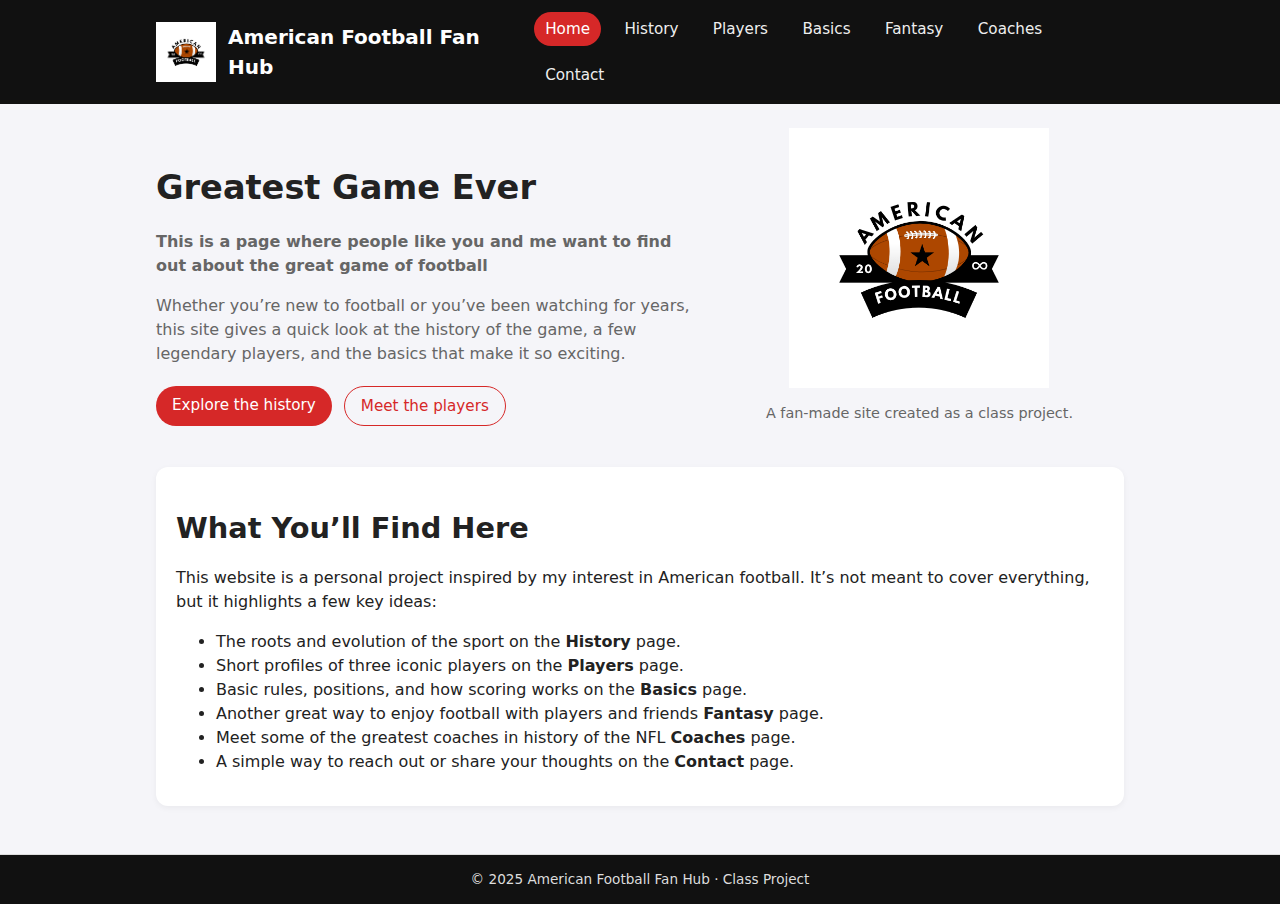
<file: index.html>
<!doctype html>
<html lang="en">
<head>
  <meta charset="utf-8">
  <title>American Football Fan Hub - Home</title>
  <meta name="viewport" content="width=device-width, initial-scale=1">
  <link rel="stylesheet" href="css/styles.css">
</head>
<body>
<header class="site-header">
  <nav class="navbar">
    <div class="nav-left">
      <img src="assets/Football Logo.png" alt="Football logo" class="nav-logo">
      <div class="nav-title">American Football Fan Hub</div>
    </div>
    <div class="nav-links">
      <a href="index.html" class="active">Home</a>
      <a href="history.html">History</a>
      <a href="players.html">Players</a>
      <a href="basics.html">Basics</a>
      <a href="fantasy.html">Fantasy</a>
      <a href="coaches.html">Coaches</a>
      <a href="contact.html">Contact</a>
    </div>
  </nav>
</header>

<main>
  <section class="hero">
    <div class="hero-text">
      <h1>Greatest Game Ever</h1>
      <p class="hero-tagline">
        This is a page where people like you and me want to find out about the great game of football
      </p>
      <p>
        Whether you’re new to football or you’ve been watching for years, this site gives a quick look at
        the history of the game, a few legendary players, and the basics that make it so exciting.
      </p>
      <div class="hero-actions">
        <a href="history.html" class="btn btn-primary">Explore the history</a>
        <a href="players.html" class="btn btn-ghost">Meet the players</a>
      </div>
    </div>

    <div class="hero-image">
      <img src="assets/Football Logo.png" alt="Football icon">
      <p style="margin-top:0.5rem; color:#666; font-size:0.9rem;">
        A fan-made site created as a class project.
      </p>
    </div>
  </section>

  <section style="margin-top:1.75rem;">
    <div class="card">
      <h2 class="section-title">What You’ll Find Here</h2>
      <p>
        This website is a personal project inspired by my interest in American football. It’s not meant
        to cover everything, but it highlights a few key ideas:
      </p>
      <ul>
        <li>The roots and evolution of the sport on the <strong>History</strong> page.</li>
        <li>Short profiles of three iconic players on the <strong>Players</strong> page.</li>
        <li>Basic rules, positions, and how scoring works on the <strong>Basics</strong> page.</li>
        <li>Another great way to enjoy football with players and friends <strong>Fantasy</strong> page.</li>
        <li>Meet some of the greatest coaches in history of the NFL <strong>Coaches</strong> page.</li>
        <li>A simple way to reach out or share your thoughts on the <strong>Contact</strong> page.</li>
        
      </ul>
    </div>
  </section>
</main>

<footer class="site-footer">
  © 2025 American Football Fan Hub · Class Project
</footer>
</body>
</html>
</file>
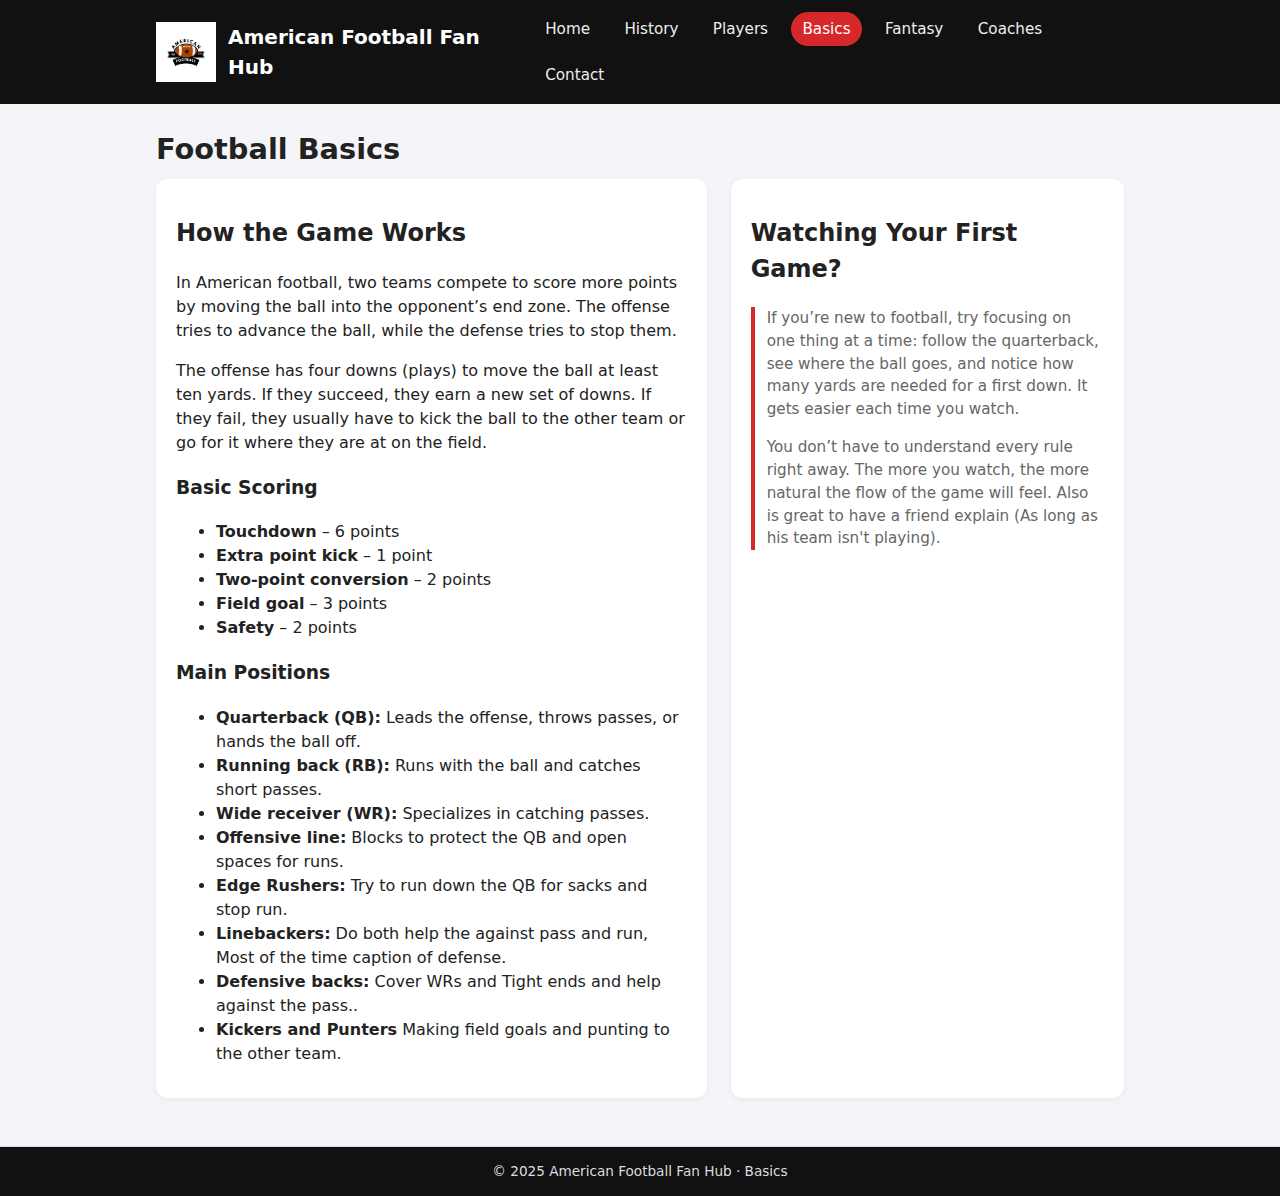
<file: basics.html>
<!doctype html>
<html lang="en">
<head>
  <meta charset="utf-8">
  <title>Football Basics & Rules</title>
  <meta name="viewport" content="width=device-width, initial-scale=1">
  <link rel="stylesheet" href="css/styles.css">
</head>
<body>
<header class="site-header">
  <nav class="navbar">
    <div class="nav-left">
      <img src="assets/Football Logo.png" alt="Football logo" class="nav-logo">
      <div class="nav-title">American Football Fan Hub</div>
    </div>
    <div class="nav-links">
      <a href="index.html">Home</a>
      <a href="history.html">History</a>
      <a href="players.html">Players</a>
      <a href="basics.html" class="active">Basics</a>
      <a href="fantasy.html">Fantasy</a>
      <a href="coaches.html">Coaches</a>
      <a href="contact.html">Contact</a>
    </div>
  </nav>
</header>

<main>
  <h1 class="section-title">Football Basics</h1>

  <section class="basics-layout">
    <article class="card">
      <h2>How the Game Works</h2>
      <p>
        In American football, two teams compete to score more points by moving the ball into the
        opponent’s end zone. The offense tries to advance the ball, while the defense tries to stop them.
      </p>
      <p>
        The offense has four downs (plays) to move the ball at least ten yards. If they succeed, they
        earn a new set of downs. If they fail, they usually have to kick the ball to the other team or go for it where they are at on the field.
      </p>

      <h3>Basic Scoring</h3>
      <ul>
        <li><strong>Touchdown</strong> – 6 points</li>
        <li><strong>Extra point kick</strong> – 1 point</li>
        <li><strong>Two-point conversion</strong> – 2 points</li>
        <li><strong>Field goal</strong> – 3 points</li>
        <li><strong>Safety</strong> – 2 points</li>
      </ul>

      <h3>Main Positions</h3>
      <ul>
        <li><strong>Quarterback (QB):</strong> Leads the offense, throws passes, or hands the ball off.</li>
        <li><strong>Running back (RB):</strong> Runs with the ball and catches short passes.</li>
        <li><strong>Wide receiver (WR):</strong> Specializes in catching passes.</li>
        <li><strong>Offensive line:</strong> Blocks to protect the QB and open spaces for runs.</li>
        <li><strong>Edge Rushers:</strong> Try to run down the QB for sacks and stop run.</li>
        <li><strong>Linebackers:</strong> Do both help the against pass and run, Most of the time caption of defense.</li>
        <li><strong>Defensive backs:</strong> Cover WRs and Tight ends and help against the pass..</li>
        <li><strong>Kickers and Punters</strong> Making field goals and punting to the other team.</li>
      </ul>
    </article>

    <aside class="card">
      <h2>Watching Your First Game?</h2>
      <div class="callout">
        <p>
          If you’re new to football, try focusing on one thing at a time: follow the quarterback, see
          where the ball goes, and notice how many yards are needed for a first down. It gets easier
          each time you watch.
        </p>
        <p>
          You don’t have to understand every rule right away. The more you watch, the more natural
          the flow of the game will feel. Also is great to have a friend explain (As long as his team isn't playing).
        </p>
      </div>
    </aside>
  </section>
</main>

<footer class="site-footer">
  © 2025 American Football Fan Hub · Basics
</footer>
</body>
</html>
</file>
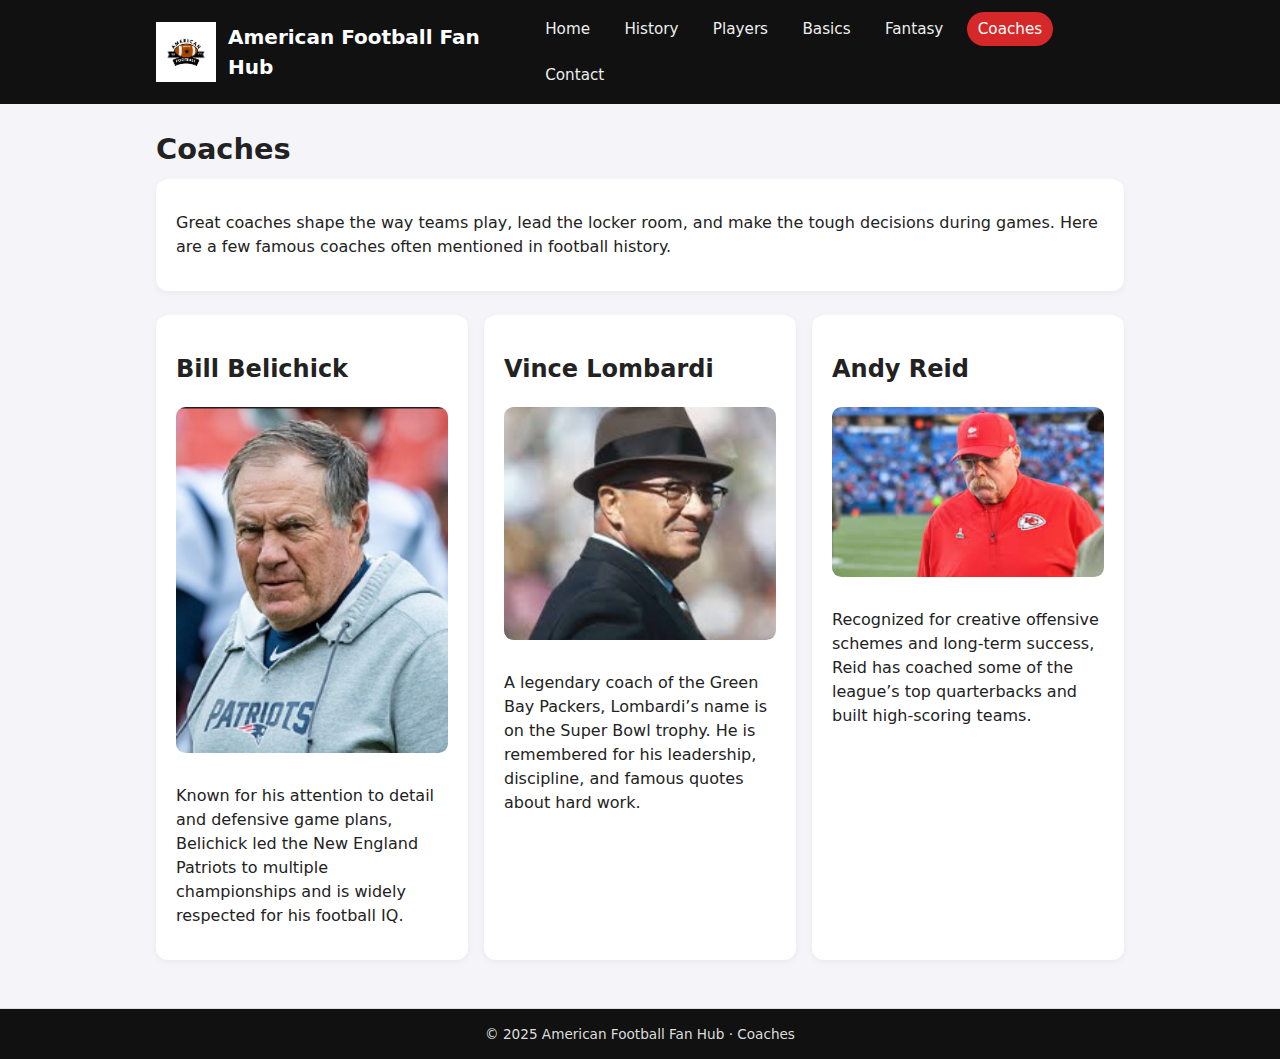
<file: coaches.html>
<!doctype html>
<html lang="en">
<head>
  <meta charset="utf-8">
  <title>Coaches | American Football Fan Hub</title>
  <meta name="viewport" content="width=device-width, initial-scale=1">
  <link rel="stylesheet" href="css/styles.css">
</head>
<body>
<header class="site-header">
  <nav class="navbar">
    <div class="nav-left">
      <img src="assets/Football Logo.png" alt="Football logo" class="nav-logo">
      <div class="nav-title">American Football Fan Hub</div>
    </div>
    <div class="nav-links">
      <a href="index.html">Home</a>
      <a href="history.html">History</a>
      <a href="players.html">Players</a>
      <a href="basics.html">Basics</a>
      <a href="fantasy.html">Fantasy</a>
      <a href="coaches.html" class="active">Coaches</a>
      <a href="contact.html">Contact</a>
    </div>
  </nav>
</header>

<main>
  <h1 class="section-title">Coaches</h1>

  <section class="card">
    <p>
      Great coaches shape the way teams play, lead the locker room, and make the tough decisions
      during games. Here are a few famous coaches often mentioned in football history.
    </p>
  </section>

  <section style="margin-top:1.5rem;">
    <div class="players-grid">
      <article class="card player-card">
        <h2>Bill Belichick</h2>
        <img src="assets/Bill Belichick.png" alt="Bill Belichick">
        <p>
          Known for his attention to detail and defensive game plans, Belichick led the New England
          Patriots to multiple championships and is widely respected for his football IQ.
        </p>
      </article>

      <article class="card player-card">
        <h2>Vince Lombardi</h2>
        <img src="assets/Vince Lombardi.png" alt="Vince Lombardi">
        <p>
          A legendary coach of the Green Bay Packers, Lombardi’s name is on the Super Bowl trophy.
          He is remembered for his leadership, discipline, and famous quotes about hard work.
        </p>
      </article>

      <article class="card player-card">
        <h2>Andy Reid</h2>
        <img src="assets/Andy Reid.png" alt="Andy Reid">
        <p>
          Recognized for creative offensive schemes and long-term success, Reid has coached some of
          the league’s top quarterbacks and built high-scoring teams.
        </p>
      </article>
    </div>
  </section>
</main>

<footer class="site-footer">
  © 2025 American Football Fan Hub · Coaches
</footer>
</body>
</html>
</file>
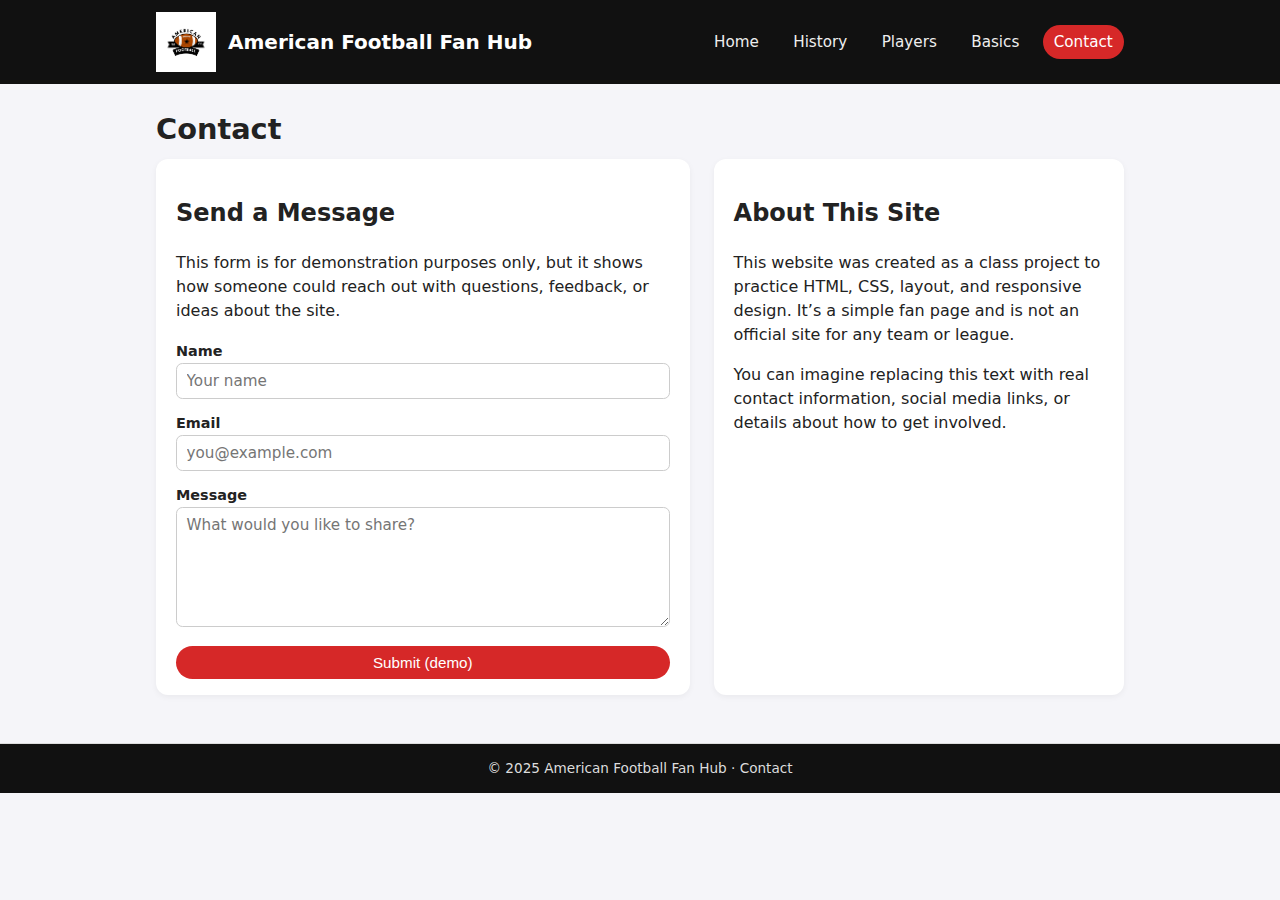
<file: contact.html>
<!doctype html>
<html lang="en">
<head>
  <meta charset="utf-8">
  <title>Contact</title>
  <meta name="viewport" content="width=device-width, initial-scale=1">
  <link rel="stylesheet" href="css/styles.css">
</head>
<body>
<header class="site-header">
  <nav class="navbar">
    <div class="nav-left">
      <img src="assets/Football Logo.png" alt="Football logo" class="nav-logo">
      <div class="nav-title">American Football Fan Hub</div>
    </div>
    <div class="nav-links">
      <a href="index.html">Home</a>
      <a href="history.html">History</a>
      <a href="players.html">Players</a>
      <a href="basics.html">Basics</a>
      <a href="contact.html" class="active">Contact</a>
    </div>
  </nav>
</header>

<main>
  <h1 class="section-title">Contact</h1>

  <section class="contact-layout">
    <article class="card">
      <h2>Send a Message</h2>
      <p>
        This form is for demonstration purposes only, but it shows how someone could reach out
        with questions, feedback, or ideas about the site.
      </p>
      <form>
        <div>
          <label for="name">Name</label>
          <input id="name" type="text" placeholder="Your name">
        </div>
        <div>
          <label for="email">Email</label>
          <input id="email" type="email" placeholder="you@example.com">
        </div>
        <div>
          <label for="message">Message</label>
          <textarea id="message" placeholder="What would you like to share?"></textarea>
        </div>
        <button type="submit" class="btn btn-primary">Submit (demo)</button>
      </form>
    </article>

    <aside class="card">
      <h2>About This Site</h2>
      <p>
        This website was created as a class project to practice HTML, CSS, layout, and responsive design.
        It’s a simple fan page and is not an official site for any team or league.
      </p>
      <p>
        You can imagine replacing this text with real contact information, social media links, or
        details about how to get involved.
      </p>
    </aside>
  </section>
</main>

<footer class="site-footer">
  © 2025 American Football Fan Hub · Contact
</footer>
</body>
</html>
</file>
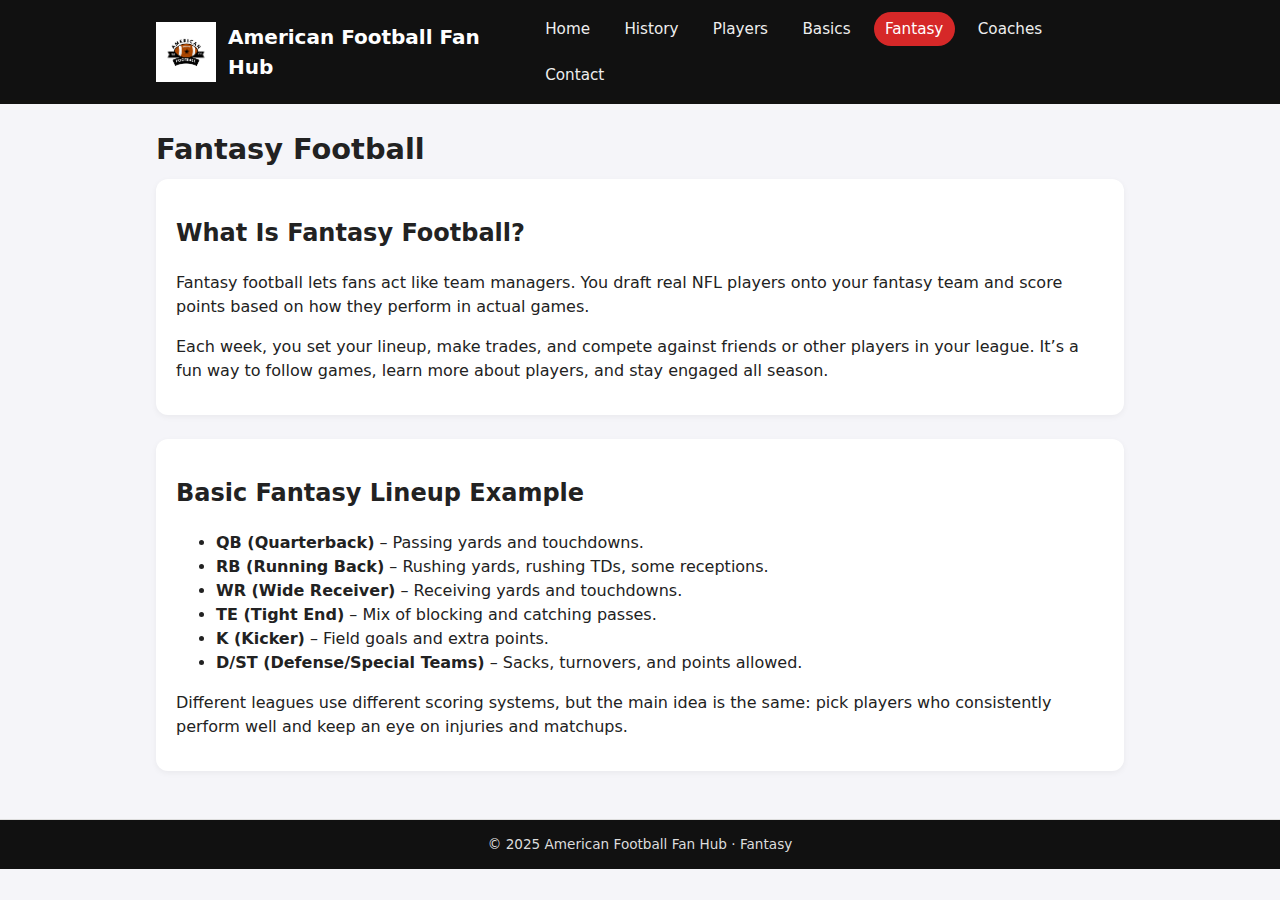
<file: fantasy.html>
<!doctype html>
<html lang="en">
<head>
  <meta charset="utf-8">
  <title>Fantasy Football | American Football Fan Hub</title>
  <meta name="viewport" content="width=device-width, initial-scale=1">
  <link rel="stylesheet" href="css/styles.css">
</head>
<body>
<header class="site-header">
  <nav class="navbar">
    <div class="nav-left">
      <img src="assets/Football Logo.png" alt="Football logo" class="nav-logo">
      <div class="nav-title">American Football Fan Hub</div>
    </div>
    <div class="nav-links">
      <a href="index.html">Home</a>
      <a href="history.html">History</a>
      <a href="players.html">Players</a>
      <a href="basics.html">Basics</a>
      <a href="fantasy.html" class="active">Fantasy</a>
      <a href="coaches.html">Coaches</a>
      <a href="contact.html">Contact</a>
    </div>
  </nav>
</header>

<main>
  <h1 class="section-title">Fantasy Football</h1>

  <section class="card">
    <h2>What Is Fantasy Football?</h2>
    <p>
      Fantasy football lets fans act like team managers. You draft real NFL players onto your
      fantasy team and score points based on how they perform in actual games.
    </p>
    <p>
      Each week, you set your lineup, make trades, and compete against friends or other players
      in your league. It’s a fun way to follow games, learn more about players, and stay
      engaged all season.
    </p>
  </section>

  <section style="margin-top:1.5rem;">
    <div class="card">
      <h2>Basic Fantasy Lineup Example</h2>
      <ul>
        <li><strong>QB (Quarterback)</strong> – Passing yards and touchdowns.</li>
        <li><strong>RB (Running Back)</strong> – Rushing yards, rushing TDs, some receptions.</li>
        <li><strong>WR (Wide Receiver)</strong> – Receiving yards and touchdowns.</li>
        <li><strong>TE (Tight End)</strong> – Mix of blocking and catching passes.</li>
        <li><strong>K (Kicker)</strong> – Field goals and extra points.</li>
        <li><strong>D/ST (Defense/Special Teams)</strong> – Sacks, turnovers, and points allowed.</li>
      </ul>
      <p>
        Different leagues use different scoring systems, but the main idea is the same:
        pick players who consistently perform well and keep an eye on injuries and matchups.
      </p>
    </div>
  </section>
</main>

<footer class="site-footer">
  © 2025 American Football Fan Hub · Fantasy
</footer>
</body>
</html>
</file>
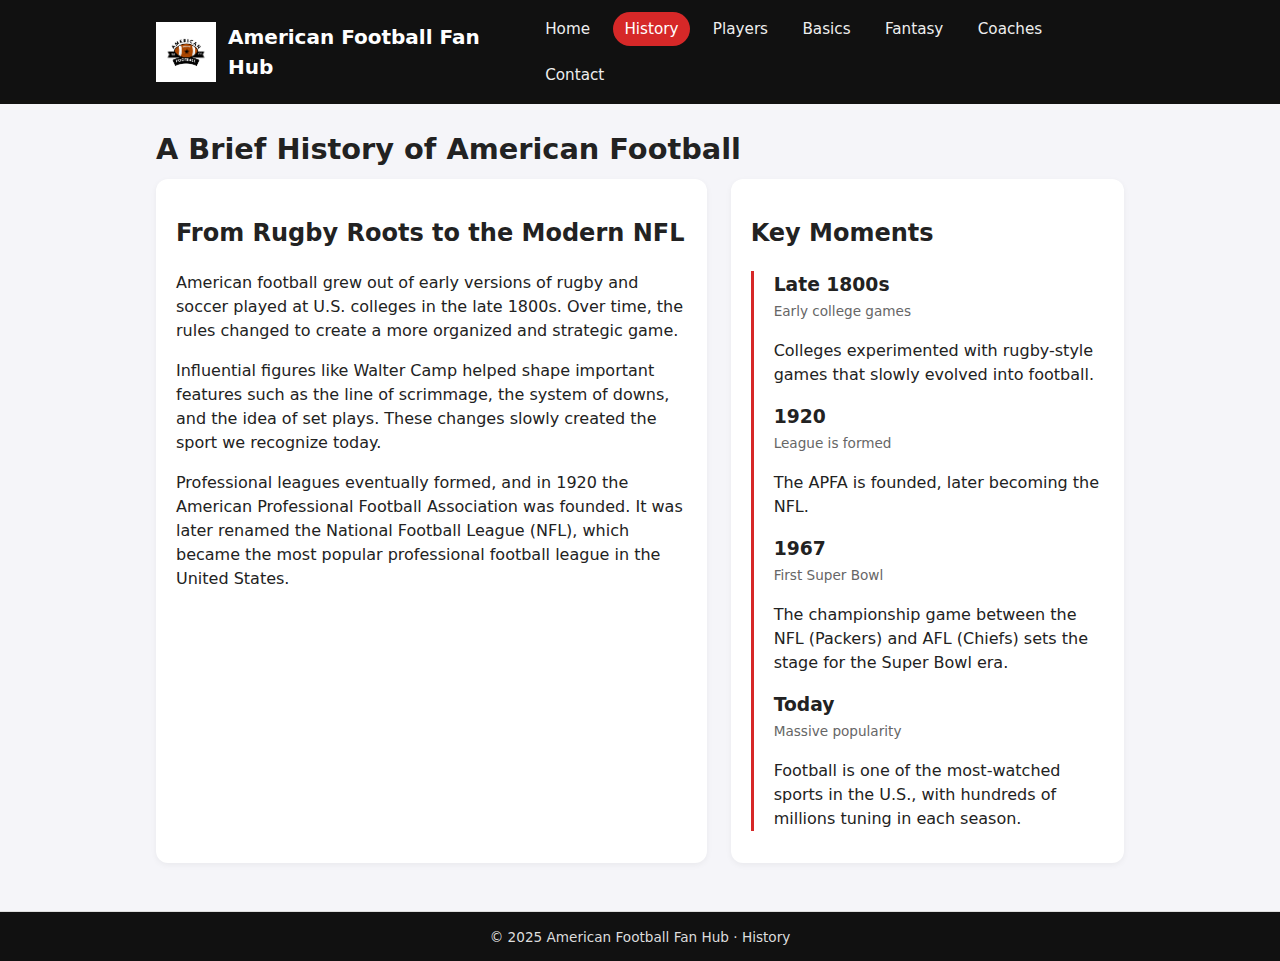
<file: history.html>
<!doctype html>
<html lang="en">
<head>
  <meta charset="utf-8">
  <title>History of American Football</title>
  <meta name="viewport" content="width=device-width, initial-scale=1">
  <link rel="stylesheet" href="css/styles.css">
</head>
<body>
<header class="site-header">
  <nav class="navbar">
    <div class="nav-left">
      <img src="assets/Football Logo.png" alt="Football logo" class="nav-logo">
      <div class="nav-title">American Football Fan Hub</div>
    </div>
    <div class="nav-links">
      <a href="index.html">Home</a>
      <a href="history.html" class="active">History</a>
      <a href="players.html">Players</a>
      <a href="basics.html">Basics</a>
      <a href="fantasy.html">Fantasy</a>
      <a href="coaches.html">Coaches</a>
      <a href="contact.html">Contact</a>
    </div>
  </nav>
</header>

<main>
  <h1 class="section-title">A Brief History of American Football</h1>

  <section class="history-grid">
    <article class="card">
      <h2>From Rugby Roots to the Modern NFL</h2>
      <p>
        American football grew out of early versions of rugby and soccer played at U.S. colleges
        in the late 1800s. Over time, the rules changed to create a more organized and strategic game.
      </p>
      <p>
        Influential figures like Walter Camp helped shape important features such as the line of
        scrimmage, the system of downs, and the idea of set plays. These changes slowly created the
        sport we recognize today.
      </p>
      <p>
        Professional leagues eventually formed, and in 1920 the American Professional Football
        Association was founded. It was later renamed the National Football League (NFL), which
        became the most popular professional football league in the United States.
      </p>
    </article>

    <aside class="card">
      <h2>Key Moments</h2>
      <div class="history-timeline">
        <div class="history-item">
          <h3>Late 1800s</h3>
          <span>Early college games</span>
          <p>Colleges experimented with rugby-style games that slowly evolved into football.</p>
        </div>
        <div class="history-item">
          <h3>1920</h3>
          <span>League is formed</span>
          <p>The APFA is founded, later becoming the NFL.</p>
        </div>
        <div class="history-item">
          <h3>1967</h3>
          <span>First Super Bowl</span>
          <p>The championship game between the NFL (Packers) and AFL (Chiefs) sets the stage for the Super Bowl era.</p>
        </div>
        <div class="history-item">
          <h3>Today</h3>
          <span>Massive popularity</span>
          <p>Football is one of the most-watched sports in the U.S., with hundreds of millions tuning in each season.</p>
        </div>
      </div>
    </aside>
  </section>
</main>

<footer class="site-footer">
  © 2025 American Football Fan Hub · History
</footer>
</body>
</html>
</file>
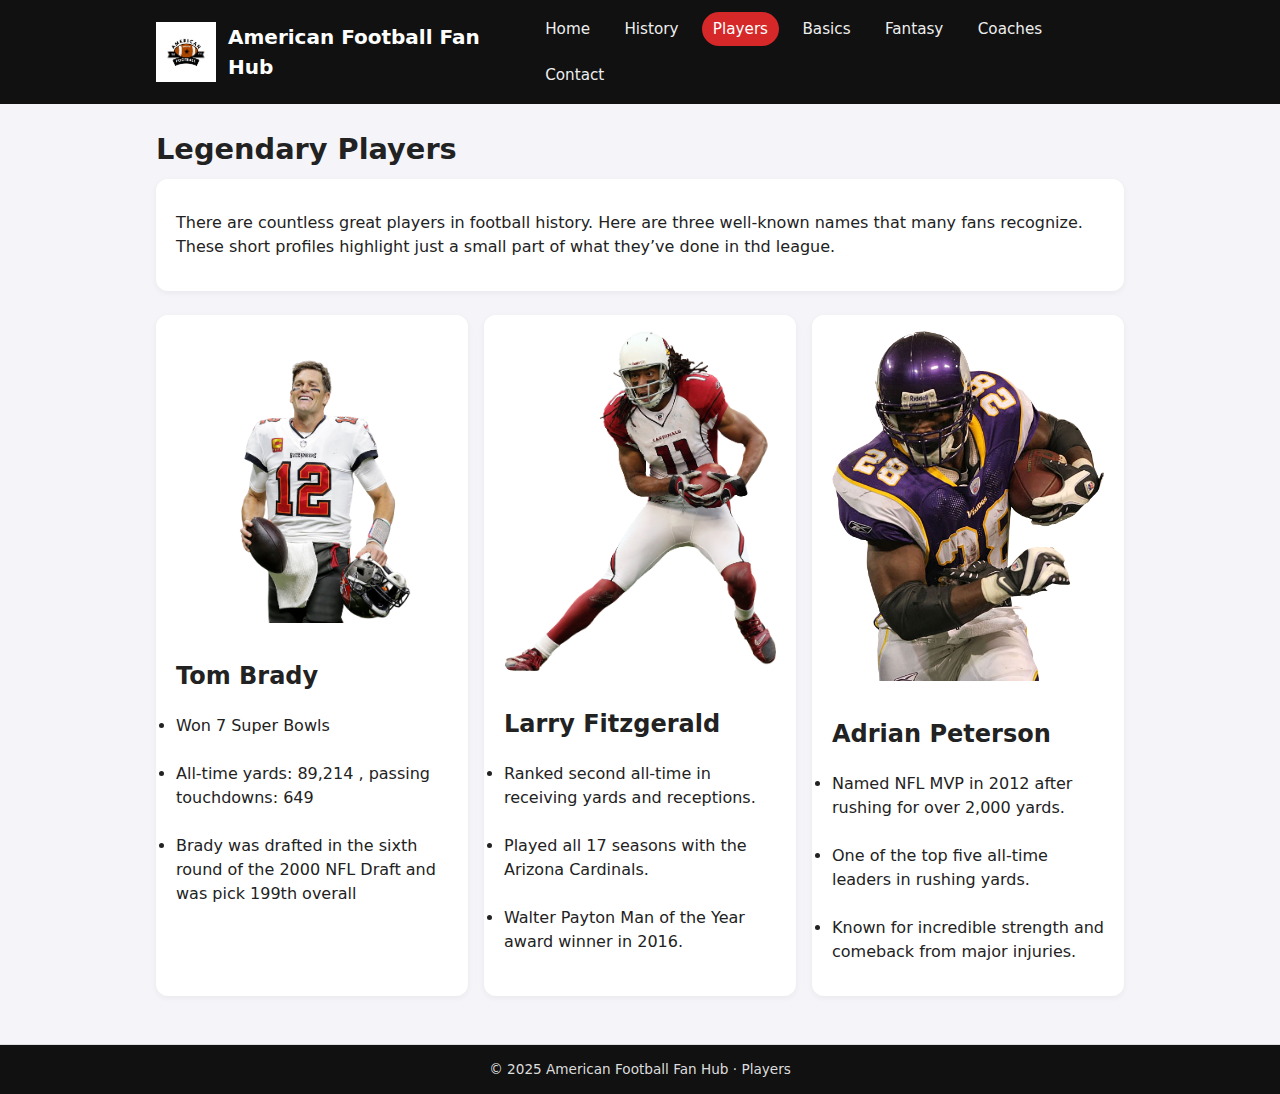
<file: players.html>
<!doctype html>
<html lang="en">
<head>
  <meta charset="utf-8">
  <title>Legendary Players</title>
  <meta name="viewport" content="width=device-width, initial-scale=1">
  <link rel="stylesheet" href="css/styles.css">
</head>
<body>
<header class="site-header">
  <nav class="navbar">
    <div class="nav-left">
      <img src="assets/Football Logo.png" alt="Football logo" class="nav-logo">
      <div class="nav-title">American Football Fan Hub</div>
    </div>
    <div class="nav-links">
      <a href="index.html">Home</a>
      <a href="history.html">History</a>
      <a href="players.html" class="active">Players</a>
      <a href="basics.html">Basics</a>
      <a href="fantasy.html">Fantasy</a>
      <a href="coaches.html">Coaches</a>
      <a href="contact.html">Contact</a>
    </div>
  </nav>
</header>

<main>
  <h1 class="section-title">Legendary Players</h1>

  <section class="card">
    <p>
      There are countless great players in football history. Here are three well-known names that
      many fans recognize. These short profiles highlight just a small part of what they’ve done in thd league.
    </p>
  </section>

  <section style="margin-top:1.5rem;">
    <div class="players-grid">
      <article class="card player-card">
        <img src="assets/Tom Brady.png" alt="Tom Brady">
        <h2>Tom Brady</h2>
        <p>
         <li>Won 7 Super Bowls</li><br>
			
          <li>All-time yards: 89,214 , passing touchdowns: 649</li><br>
			
          <li>Brady was drafted in the sixth round of the 2000 NFL Draft and was pick 199th overall</li>
        </p>
      </article>

      <article class="card player-card">
        <img src="assets/Larry Fitzgerald.png" alt="Larry Fitzgerald">
        <h2>Larry Fitzgerald</h2>
        <p>
         <li>Ranked second all-time in receiving yards and receptions.</li><br>
			
         <li>Played all 17 seasons with the Arizona Cardinals.</li><br>
			
         <li>Walter Payton Man of the Year award winner in 2016.</li>
        </p>
      </article>

      <article class="card player-card">
        <img src="assets/Adrian Peterson.png" alt="Adrian Peterson">
        <h2>Adrian Peterson</h2>
        <p>
		<li>Named NFL MVP in 2012 after rushing for over 2,000 yards.</li><br>
			
        <li>One of the top five all-time leaders in rushing yards.</li><br>
			
        <li>Known for incredible strength and comeback from major injuries.</li>
         
        </p>
      </article>
    </div>
  </section>
</main>

<footer class="site-footer">
  © 2025 American Football Fan Hub · Players
</footer>
</body>
</html>
</file>
<file: css/styles.css>
:root {
  --bg: #f5f5f9;
  --accent: #d62828;
  --accent-dark: #7b1111;
  --header-bg: #111;
  --text: #222;
  --muted: #666;
  --card-bg: #ffffff;
}

* {
  box-sizing: border-box;
}

body {
  margin: 0;
  font-family: system-ui, -apple-system, BlinkMacSystemFont, "Segoe UI", sans-serif;
  background: var(--bg);
  color: var(--text);
  line-height: 1.5;
}

/* Header + nav */

.site-header {
  background: var(--header-bg);
  color: white;
  position: sticky;
  top: 0;
  z-index: 10;
}

.navbar {
  max-width: 1000px;
  margin: 0 auto;
  padding: 0.75rem 1rem;
  display: flex;
  align-items: center;
  justify-content: space-between;
  gap: 1rem;
}

.nav-left {
  display: flex;
  align-items: center;
  gap: 0.75rem;
}

.nav-logo {
  width: 60px;
  height: auto;
}

.nav-title {
  font-size: 1.25rem;
  font-weight: 700;
}

.nav-links {
  display: flex;
  flex-wrap: wrap;
  gap: 0.75rem;
}

.nav-links a {
  color: #eee;
  text-decoration: none;
  font-size: 0.95rem;
  padding: 0.35rem 0.7rem;
  border-radius: 999px;
}

.nav-links a:hover {
  background: rgba(255, 255, 255, 0.1);
}

.nav-links a.active {
  background: var(--accent);
  color: #fff;
}

/* Layout */

main {
  max-width: 1000px;
  margin: 1.5rem auto 3rem;
  padding: 0 1rem;
}

.section-title {
  font-size: 1.8rem;
  margin-bottom: 0.5rem;
}

/* Cards and utility */

.card {
  background: var(--card-bg);
  border-radius: 0.75rem;
  padding: 1rem 1.25rem;
  box-shadow: 0 2px 6px rgba(0,0,0,0.05);
}

/* Home (index) layout */

.hero {
  display: grid;
  grid-template-columns: 1.7fr 1.3fr;
  gap: 1.5rem;
  align-items: center;
}

.hero-text h1 {
  font-size: 2.1rem;
  margin-bottom: 0.5rem;
}

.hero-text p {
  color: var(--muted);
}

.hero-tagline {
  font-weight: 600;
  margin-bottom: 0.75rem;
}

.hero-actions {
  margin-top: 1.25rem;
  display: flex;
  flex-wrap: wrap;
  gap: 0.75rem;
}

.btn {
  display: inline-block;
  border-radius: 999px;
  border: none;
  padding: 0.5rem 1rem;
  font-weight: 500;
  font-size: 0.95rem;
  cursor: pointer;
  text-decoration: none;
  text-align: center;
}

.btn-primary {
  background: var(--accent);
  color: white;
}

.btn-ghost {
  background: transparent;
  border: 1px solid var(--accent);
  color: var(--accent);
}

.hero-image {
  text-align: center;
}

.hero-image img {
  max-width: 260px;
  width: 100%;
}

/* History page layout */

.history-grid {
  display: grid;
  grid-template-columns: 1.4fr 1fr;
  gap: 1.5rem;
}

.history-timeline {
  border-left: 3px solid var(--accent);
  padding-left: 1.25rem;
}

.history-item {
  margin-bottom: 1rem;
}

.history-item h3 {
  margin: 0;
}

.history-item span {
  font-size: 0.85rem;
  color: var(--muted);
}

/* Players page layout */

.players-grid {
  display: grid;
  gap: 1rem;
  grid-template-columns: repeat(3, minmax(0, 1fr));
}

.player-card img {
  width: 100%;
  border-radius: 0.6rem;
  margin-bottom: 0.5rem;
}

/* Basics page layout */

.basics-layout {
  display: grid;
  gap: 1.5rem;
  grid-template-columns: 1.4fr 1fr;
}

.callout {
  border-left: 4px solid var(--accent);
  padding-left: 0.75rem;
  color: var(--muted);
  font-size: 0.95rem;
}

/* Contact page layout */

.contact-layout {
  display: grid;
  gap: 1.5rem;
  grid-template-columns: 1.3fr 1fr;
}

form {
  display: grid;
  gap: 0.75rem;
}

label {
  font-size: 0.9rem;
  font-weight: 600;
}

input, textarea {
  width: 100%;
  padding: 0.5rem 0.6rem;
  border-radius: 0.4rem;
  border: 1px solid #ccc;
  font-family: inherit;
  font-size: 0.95rem;
}

textarea {
  min-height: 120px;
  resize: vertical;
}

/* Footer */

.site-footer {
  border-top: 1px solid #ddd;
  background: #111;
  color: #ddd;
  text-align: center;
  padding: 0.9rem;
  font-size: 0.85rem;
}

/* Responsive */

@media (max-width: 768px) {
  .hero,
  .history-grid,
  .players-grid,
  .basics-layout,
  .contact-layout {
    grid-template-columns: 1fr;
  }

  .players-grid {
    grid-template-columns: repeat(2, minmax(0, 1fr));
  }

  .navbar {
    flex-direction: column;
    align-items: flex-start;
  }
}

@media (max-width: 520px) {
  .players-grid {
    grid-template-columns: 1fr;
  }
}
</file>
